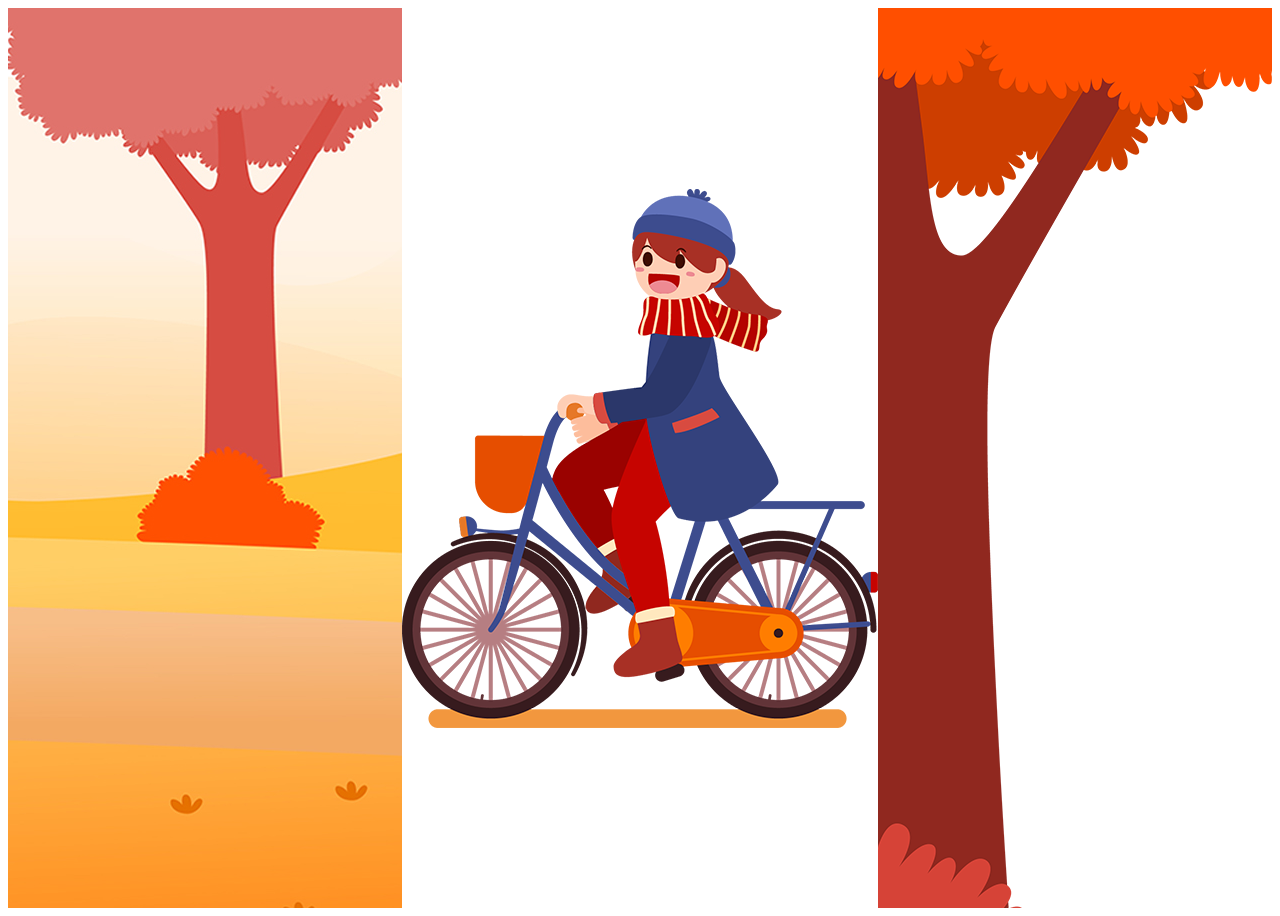
<file: Animated Login Form(Project1.2)/index.html>
<!DOCTYPE html>
<html lang="en">
<head>
    <meta charset="UTF-8">
    <meta name="viewport" content="width=device-width, initial-scale=1.0">
    <title>Animated Login Page</title>
    <link rel="stylesheet" href="style.css">
</head>
<body>
    <section>
        <div class="leaves">
            <div class="set">
                <div img src="leaf_01.png" ></div>
                <div img src="leaf_02.png" ></div>
                <div img src="leaf_03.png" ></div>
                <div img src="leaf_04.png" ></div>
                <div img src="leaf_01.png" ></div>
                <div img src="leaf_02.png" ></div>
                <div img src="leaf_03.png" ></div>
                <div img src="leaf_04.png" ></div>
            </div>
            </div>
        </div>
        <img src="bg.jpg" class="bg">
        <img src="girl.png" class="girl">
        <div class="login">
            <h2>Sign In</h2>
            <div class="inputBox">
                <input type="text" placeholder="Username">
            </div>
            <div class="inputBox">
                <input type="password" placeholder="Password">
            </div>
            <div class="inputBox">
                <input type="submit" value="login" id="btn">
            </div>
            <div class="group">
                <a href="#">Forget Password</a>
                <a href="#">Signup</a>
            </div>
            <div>
                <img src="trees.png " class="trees">
            </div>
        </div>
    </section>
</body>
</html>
</file>
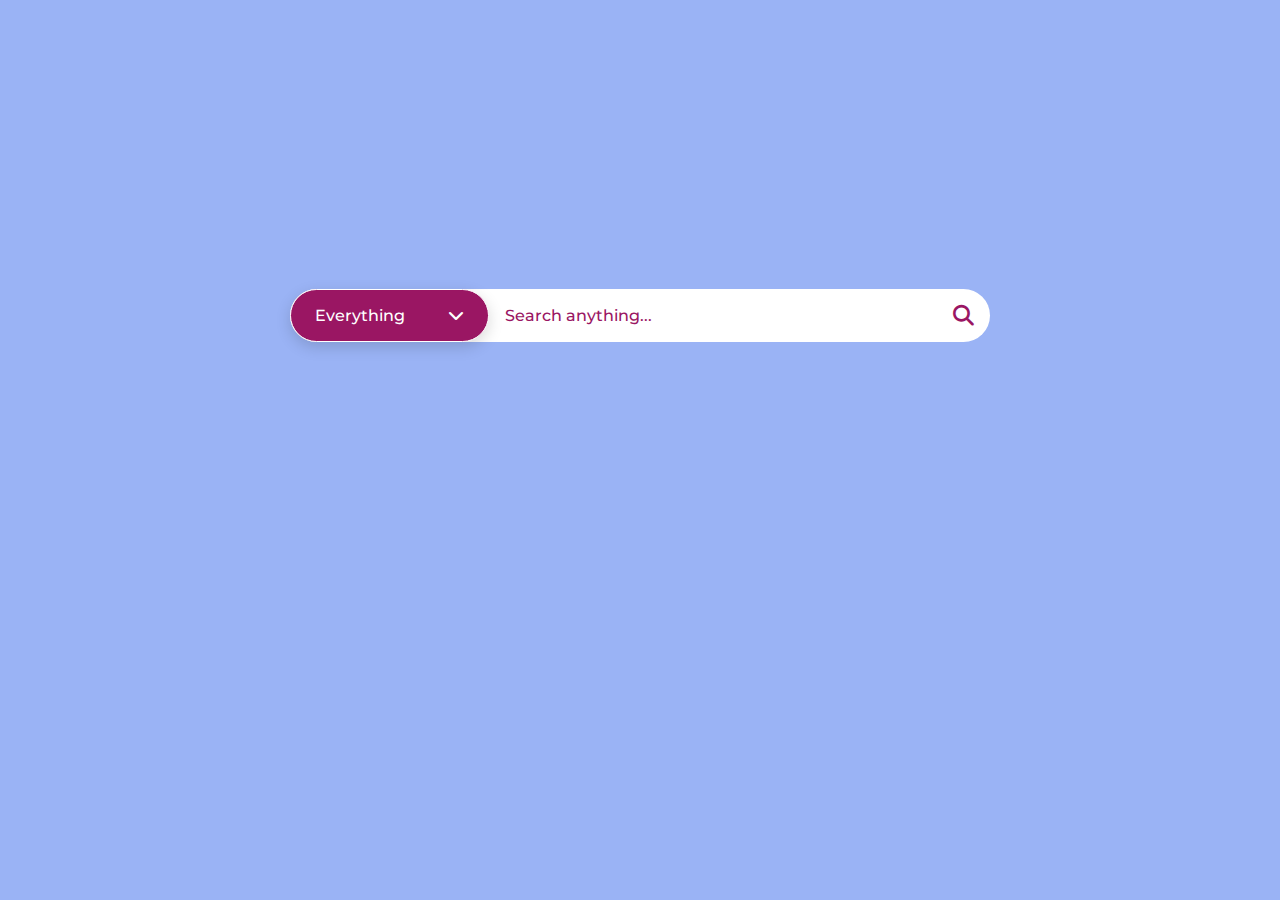
<file: drop-down search bar(Project1.1)/drop-down search bar/index.html>
<!DOCTYPE html>
<html lang="en">
  <head>
    <meta charset="UTF-8" />
    <meta http-equiv="X-UA-Compatible" content="IE=edge" />
    <meta name="viewport" content="width=device-width, initial-scale=1.0" />
    <link
      rel="stylesheet"
      href="https://cdnjs.cloudflare.com/ajax/libs/font-awesome/6.3.0/css/all.min.css"
    />
    <link rel="stylesheet" href="style.css" />
    <title>Dropdown Search Bar | upCoding</title>
  </head>
  <body>
    <!-- Search Bar start -->
    <div class="search-bar">
      <!-- Dropdown start -->
      <div class="dropdown">
        <div id="drop-text" class="dropdown-text">
          <span id="span">Everything</span>
          <i id="icon" class="fa-solid fa-chevron-down"></i>
        </div>
        <ul id="list" class="dropdown-list">
          <li class="dropdown-list-item">Everything</li>
          <li class="dropdown-list-item">Videos</li>
          <li class="dropdown-list-item">Community</li>
          <li class="dropdown-list-item">Playlists</li>
          <li class="dropdown-list-item">Shorts</li>
        </ul>
      </div>
      <!-- Dropdown ends -->

      <!-- Search box input start -->
      <div class="search-box">
        <input type="text" id="search-input" placeholder="Search anything..." />
        <i class="fa-solid fa-magnifying-glass"></i>
      </div>
      <!-- Search box input ends -->
    </div>
    <!-- Search Bar ends -->

    <script src="script.js"></script>
  </body>
</html>
</file>
<file: Animated Login Form(Project1.2)/style.css>
*
/*{
    margin: 0;
    padding: 0;
    box-sizing: border-box;
    font-family: 'Poppins', sans-serif;
}*/
section
{
    position: relative;
    display: flex;
    justify-content: center;
    align-items: center;
    width: 100%;
    height: 100vh;
    overflow-x: hidden;
}
section.bg
{
    position: absolute;
    top: 0;
    left: 0;
    width: 100%;
    height: 100%;
    object-fit: cover;
    pointer-events: none;
}
section.trees
{
    position: absolute;
    top: 0;
    left: 0;
    width: 100%;
    height: 100%;
    object-fit:cover;
    z-index: 100;
    pointer-events: none; 
}
section.girl
{
    position: absolute;
    scale: 0.65;
    animation: animategirl 10s infinite; 
}
@keyframes animategirl
{
    0%
    {
        transform: translateX(calc(100% + 100vw));
    }
    50%
    {
        transform: translateX(calc(-100% - 100vw));
    }
    50.01%
    {
        transform: translateX(calc(-100% - 100vw))
        rotateY(180deg);
    }
    100%
    {
        transform: translateX(calc(100% + 100vw))
        rotateY(180deg);
    }
}
.Login
{
    position: relative;
    padding: 60px;
    background: rgba(red, green, blue, alpha);
    backdrop-filter: blur(15px);
    border: 1px solid white;
    border-bottom: 1px solid rgba(red, green, blue, alpha);
    border-right: 1px solid rgba(red, green, blue, alpha);
    border-radius: 20px;
    width: 500px;
    display: flex;
    flex-direction: column;
    gap: 30px;;
    box-shadow: 0 25px 50px rgba(red, green, blue, alpha);
}
.Login h2
{
    position: relative;
    width: 100%;
    text-align: center;
    font-size: 2.5em;
    font-weight: 600;
    color: #8f2c24;
    margin-bottom: 10px;

}
.Login.inputBox
{
    position: relative;
}
.Login.inputBox input
{
    position: relative;
    width: 100%;
    padding: 15px 20px;
    outline: none;
    font-size: 1.25em;
    color:#8f2c24;
    border-radius: 5px;
    background: white;
    border: none;
    margin-bottom: 20px;

}
.Login.inputBox ::placeholder
{
    color: #8f2c24;
}
.login.inputBox #btn
{
    position: relative;
    border: none;
    outline: none;
    background: #8f2c24;
    color: white;
    cursor: pointer;
    font-size: 1.25em;
    font-weight: 500;
    transition: 0.5s;
}
.Login.inputBox #btn:hover
{
    background: red;
}
.login.group
{
    display: flex;
    justify-content: space-between;
}
.login.group a
{
    font-size: 1.25em;
    color: #8f2c24;
    font-weight: 500;
    text-decoration: none;

}
.login.group a:nth-child(2)
{
    text-decoration: underline;
}
.Leaves
{
    position: absolute;
    width: 100%;
    height: 100vh;
    overflow: hidden;
    display: flex;
    justify-content: center;
    align-items: center;
    z-index: 1;
    pointer-events: none;
}
.leaves.set
{
    position: absolute;
    width: 100%;
    height: 100%;
    top: 0;
    left: 0;
    pointer-events: none;

}
.Leaves.set div
{
    position: absolute;
    display: block;
}
.Leaves.set div:nth-child(1)
{
    left: 20%;
    animation: animate 20s linear infinite;
}
.Leaves.set div:nth-child(2)
{
    left: 50%;
    animation: animate 14s linear infinite;
}
.Leaves.set div:nth-child(3)
{
    left: 70%;
    animation: animate 12s linear infinite;
}
.Leaves.set div:nth-child(4)
{
    left: 5%;
    animation: animate 15s linear infinite;
}
.Leaves.set div:nth-child(5)
{
    left: 85%;
    animation: animate 18s linear infinite;
}
.Leaves.set div:nth-child(6)
{
    left: 90%;
    animation: animate 12s linear infinite;
}
.Leaves.set div:nth-child(7)
{
    left: 15%;
    animation: animate 14s linear infinite;
}
.Leaves.set div:nth-child(8)
{
    left: 60%;
    animation: animate 15s linear infinite;
}
@keyframes animate
{
    0%
    {
        opacity: 0;
        top: -10%;
        transform: translateX(20px) rotate(0deg);

    }
    10%
    {
        opacity: 1;
    }
    20%
    {
        transform: translateX(-20px) rotate(45deg);
    }
    40%
    {
        transform: translateX(-20px) rotate(90deg);
    }
    60%
    {
        transform: translateX(20px) rotate(180deg);
    }
    80%
    {
        transform: translateX(-20px) rotate(45deg);
    }
    100%
    {
        top: 110%;
        transform: translateX(20px) rotate(225deg);
    }

}
</file>
<file: drop-down search bar(Project1.1)/drop-down search bar/style.css>
@import url("https://fonts.googleapis.com/css2?family=Montserrat:wght@100;200;300;400;500&display=swap");
:root {
  --blue: #9ab3f5;
  --purple: #9a1663;
  --white: #ffffff;

  --shadow: rgba(0, 0, 0, 0.15) 0px 5px 15px 0px;
}
* {
  margin: 0;
  padding: 0;
  box-sizing: border-box;
  list-style-type: none;
  font-family: "Montserrat", sans-serif;
}

body {
  display: flex;
  align-items: center;
  justify-content: center;
  height: 70vh;
  background-color: var(--blue);
}

.search-bar {
  display: flex;
  align-items: center;
  min-width: 700px;
  border-radius: 50px;
  background-color: var(--white);
}

.dropdown {
  position: relative;
  width: 280px;
  border-radius: 50px;
  background-color: var(--purple);
  border: 1px solid var(--white);
  box-shadow: var(--shadow);
  cursor: pointer;
}

.dropdown-text {
  display: flex;
  align-items: center;
  justify-content: space-between;
  font-size: 1rem;
  font-weight: 500;
  background-color: transparent;
  padding: 1rem 1.5rem;
  color: var(--white);
}

.dropdown-list {
  display: block;
  position: absolute;
  top: 4rem;
  left: 0;
  width: 100%;
  border-radius: 15px;
  max-height: 0;
  overflow: hidden;
  background-color: var(--white);
  transition: max-height 0.5s;
}

.dropdown-list-item {
  font-size: 0.9rem;
  font-weight: 500;
  border-radius: 15px;
  padding: 1rem 0 1rem 1.5rem;
  cursor: pointer;
  transition: background-color 0.2s ease, color 0.3s ease, margin-left 0.2s ease;
}

.dropdown-list-item:hover {
  margin-left: 0.5rem;
  color: var(--purple);
}

#list.show {
  max-height: 300px;
}

.search-box {
  display: flex;
  align-items: center;
  padding-right: 1rem;
  width: 100%;
  color: var(--purple);
}

.search-box input {
  padding: 1rem;
  width: 100%;
  font-size: 1rem;
  font-weight: 500;
  color: var(--purple);
  border: 0;
  outline: 0;
}

.search-box i {
  font-size: 1.3rem;
  cursor: pointer;
}

.search-box input::placeholder {
  font-size: 1rem;
  font-weight: 500;
  color: var(--purple);
}
</file>
